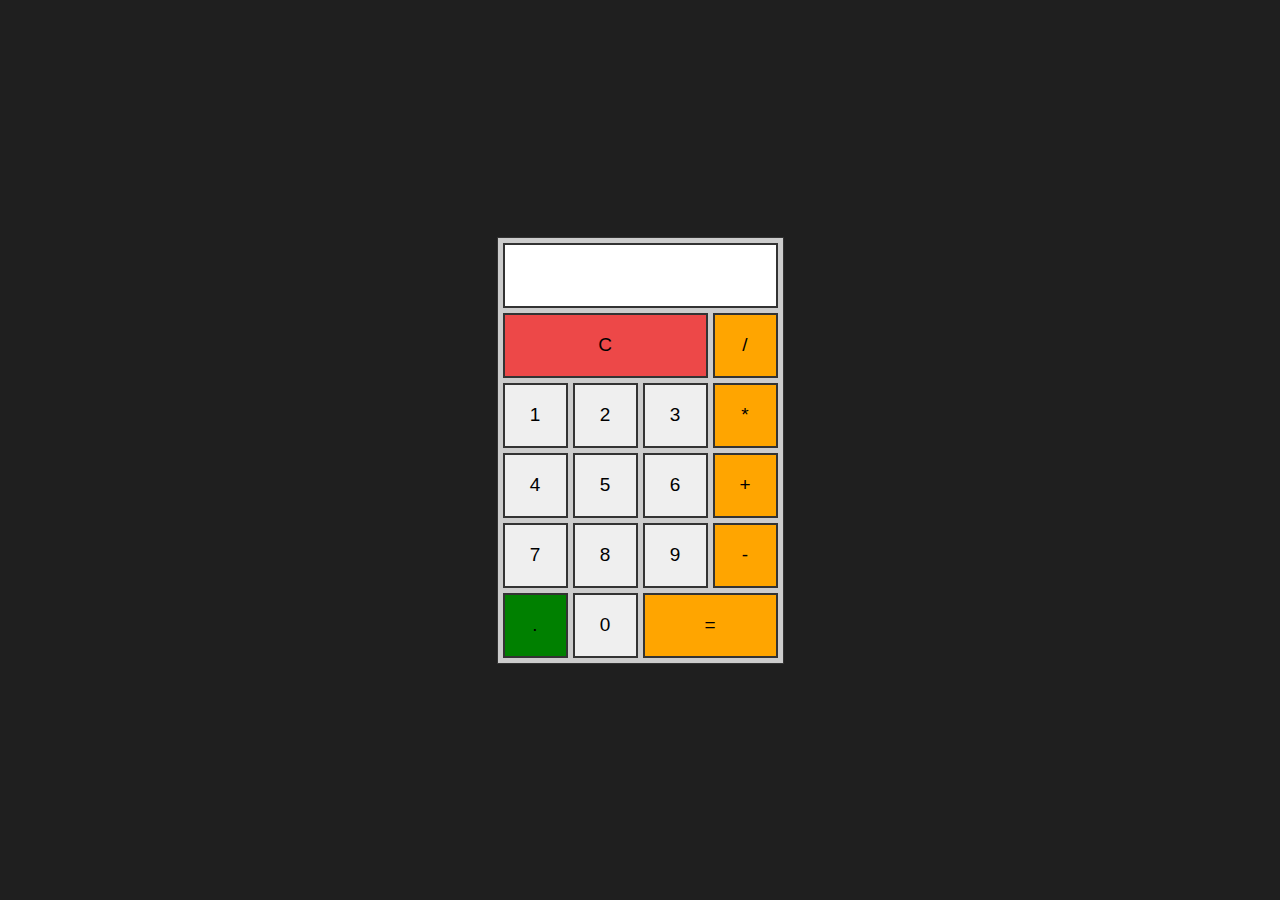
<file: calculator/index.html>
<!DOCTYPE html>
<html lang="en">
<head>
    <meta charset="UTF-8">
    <meta name="viewport" content="width=device-width, initial-scale=1.0">
    <title>Calculator</title>
    <link rel="stylesheet" href="style.css">
</head>
<body>
    <div class="calculator">
        <form name="forms">
            <input type="text" name="output" readonly>
            <input type="button" class="clear" value="C" onclick="document.forms.output.value = ''">
            <input type="button" class="operator" value="/" onclick="document.forms.output.value += '/'">
            <input type="button" value="1" onclick="document.forms.output.value += '1'">
            <input type="button" value="2" onclick="document.forms.output.value += '2'">
            <input type="button" value="3" onclick="document.forms.output.value += '3'">
            <input type="button" class="operator" value="*" onclick="document.forms.output.value += '*'">
            <input type="button" value="4" onclick="document.forms.output.value += '4'">
            <input type="button" value="5" onclick="document.forms.output.value += '5'">
            <input type="button" value="6" onclick="document.forms.output.value += '6'">
            <input type="button" class="operator" value="+" onclick="document.forms.output.value += '+'">
            <input type="button" value="7" onclick="document.forms.output.value += '7'">
            <input type="button" value="8" onclick="document.forms.output.value += '8'">
            <input type="button" value="9" onclick="document.forms.output.value += '9'">
            <input type="button" class="operator" value="-" onclick="document.forms.output.value += '-'">
            <input type="button" class="dot" value="." onclick="document.forms.output.value += '.'">
            <input type="button" value="0" onclick="document.forms.output.value += '0'">
            <input type="button" class="operator result" value="=" onclick="document.forms.output.value = eval(document.forms.output.value)">
        </form>
    </div>
</body>
</html>
</file>
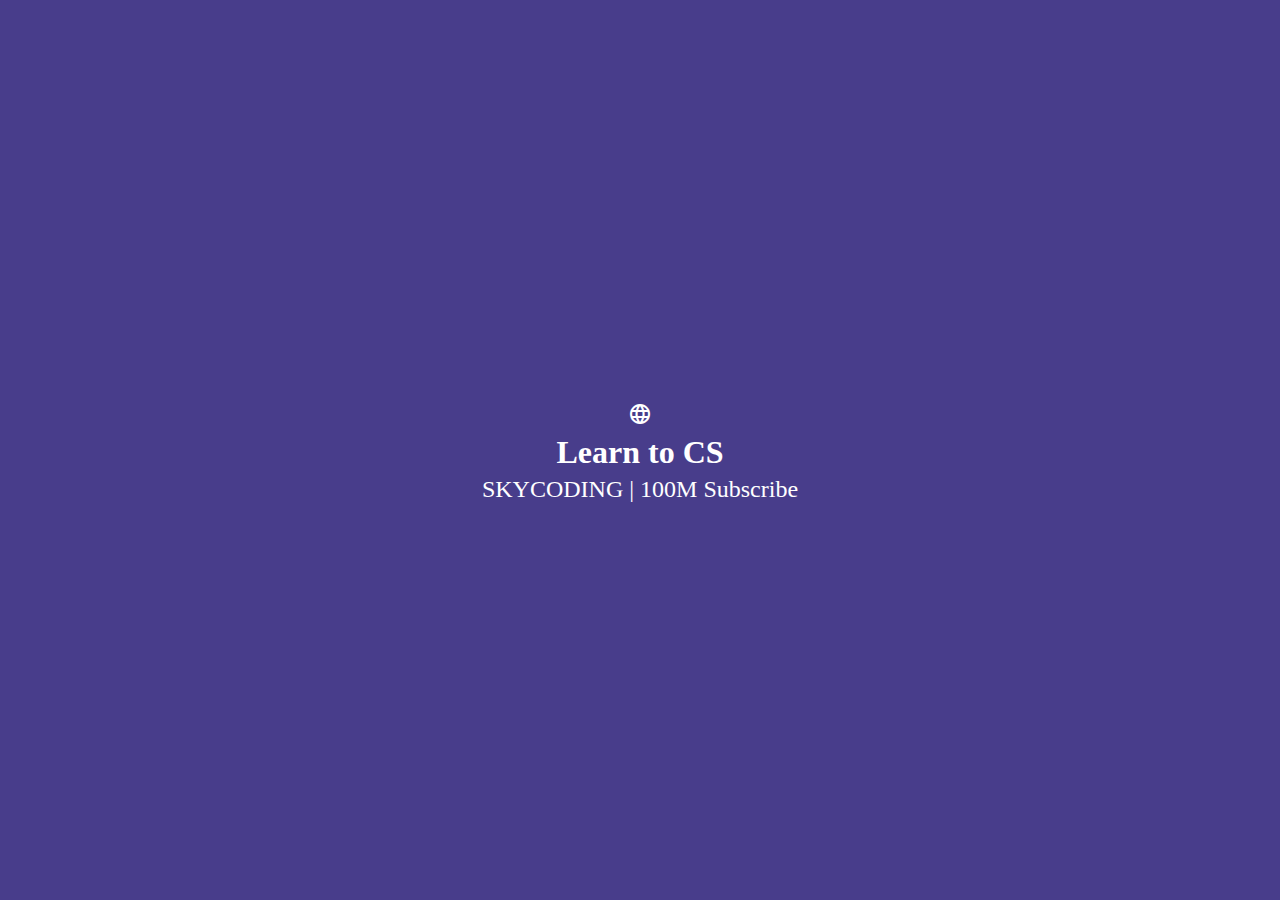
<file: practice/index.html>
<!DOCTYPE html>
<html lang="en">
<head>
    <meta charset="UTF-8">
    <meta name="viewport" content="width=device-width, initial-scale=1.0">
    <title>Typing Text</title>
    <link href="https://fonts.googleapis.com/css2?family=Material+Symbols+Outlined" rel="stylesheet" />
    <link rel="stylesheet" href="style.css">
</head>
<body>
    <div class="wrap">
        <h1>
            <span class="material-symbols-outlined">
                language
            </span>
        </h1>
        <p id="dynamic" class="lg-text">
            
        </p>
        <p class="sm-text">
            SKYCODING | 100M Subscribe
        </p>
    </div>
    <script src="main.js"></script>
</body>
</html>
</file>
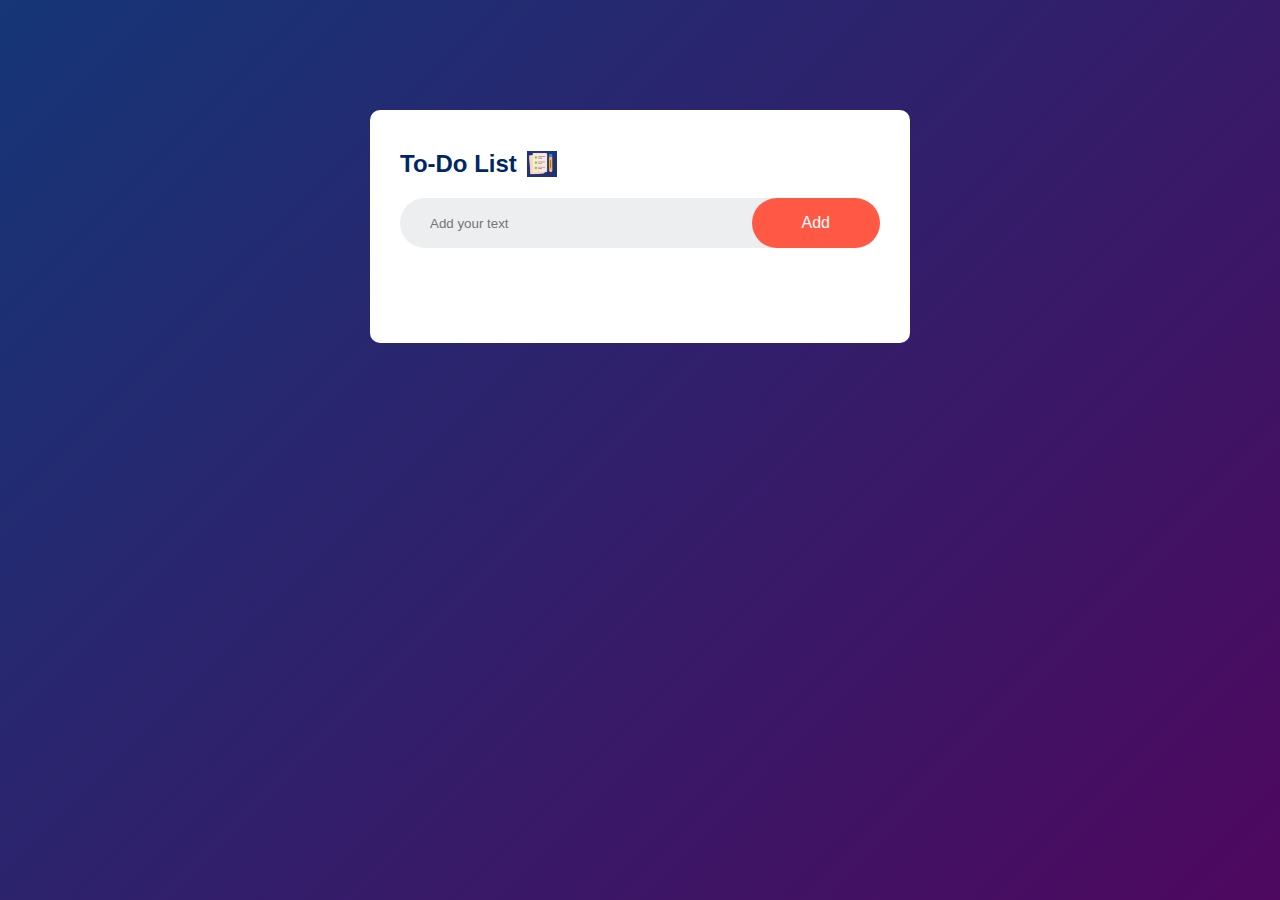
<file: todo/index.html>
<!DOCTYPE html>
<html lang="en">
<head>
    <meta charset="UTF-8">
    <meta name="viewport" content="width=device-width, initial-scale=1.0">
    <title>To-Do List App</title>
    <link rel="stylesheet" href="style.css">
</head>
<body>
    <div class="container">
        <div class="todo-app">
            <h2>To-Do List <img src="images/icon.png"></h2>
            <div class="row">
                <input type="text" id="input-box" placeholder="Add your text">
                <button onclick="addTask()">Add</button>
            </div>
            <ul id="list-container">
                <!-- <li class="checked">Task 1</li>
                <li>Task 2</li>
                <li>Task 3</li> -->
            </ul>
        </div>
    </div>
    <script src="main.js"></script>
</body>
</html>
</file>
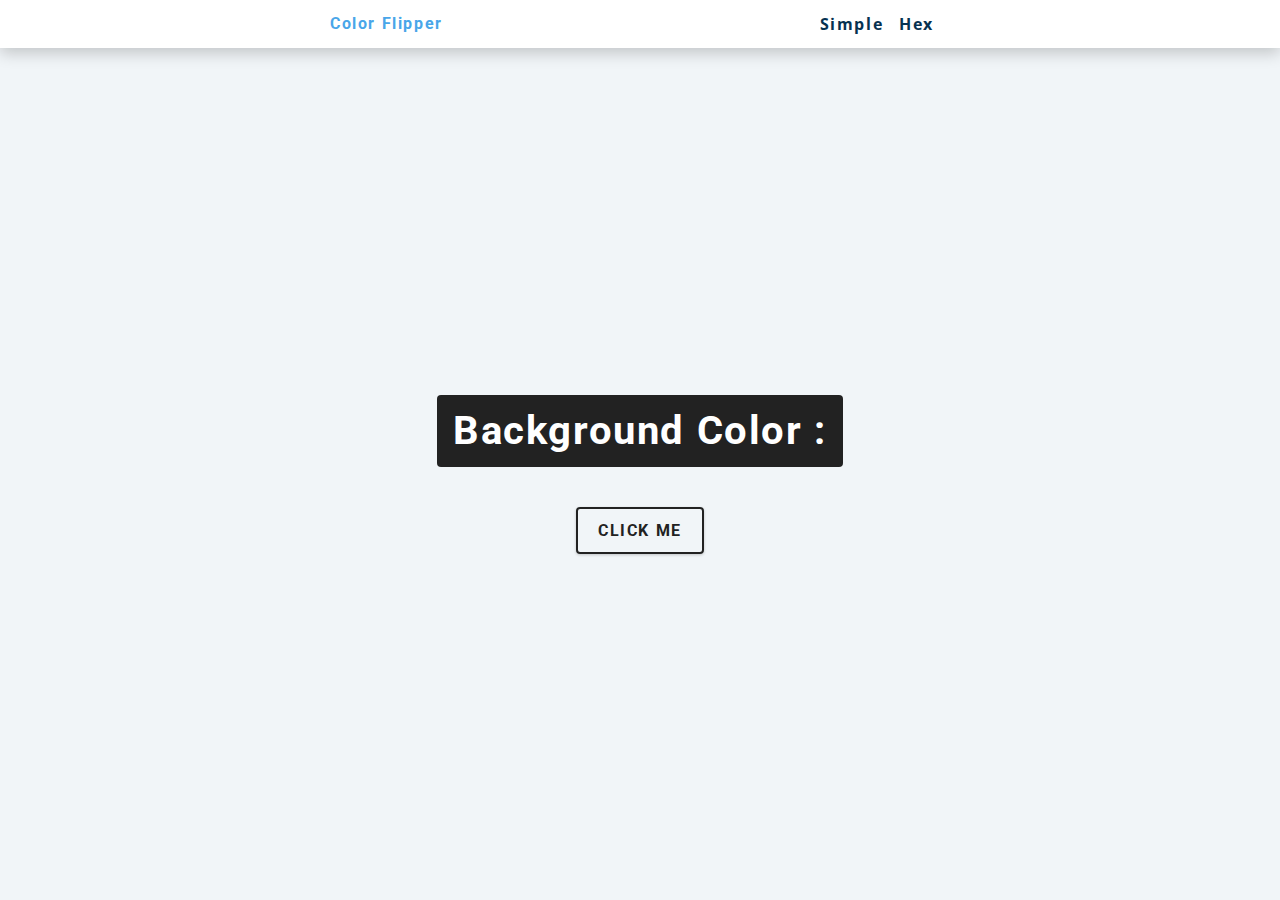
<file: Vanilla JavaScript/Color Change Button/index.html>
<!DOCTYPE html>
<html lang="en">
<head>
    <meta charset="UTF-8">
    <meta name="viewport" content="width=device-width, initial-scale=1.0">
    <title>Color Flipper</title>
    <link rel="stylesheet" href="style.css">
</head>
<body>
    <nav>
        <div class="nav-center">
            <h4>color flipper</h4>
            <ul class="nav-links">
                <li>
                    <a href="index.html">simple</a>
                </li>
                <li>
                    <a href="hex.html">hex</a>
                </li>
            </ul>
        </div>
    </nav>
    <main>
        <div class="container">
            <h2>background color : <span class="color"></span></h2>
            <button class="btn btn-hero" id="btn">click me</button>
        </div>
    </main>
    <script src="main.js"></script>
</body>
</html>
</file>
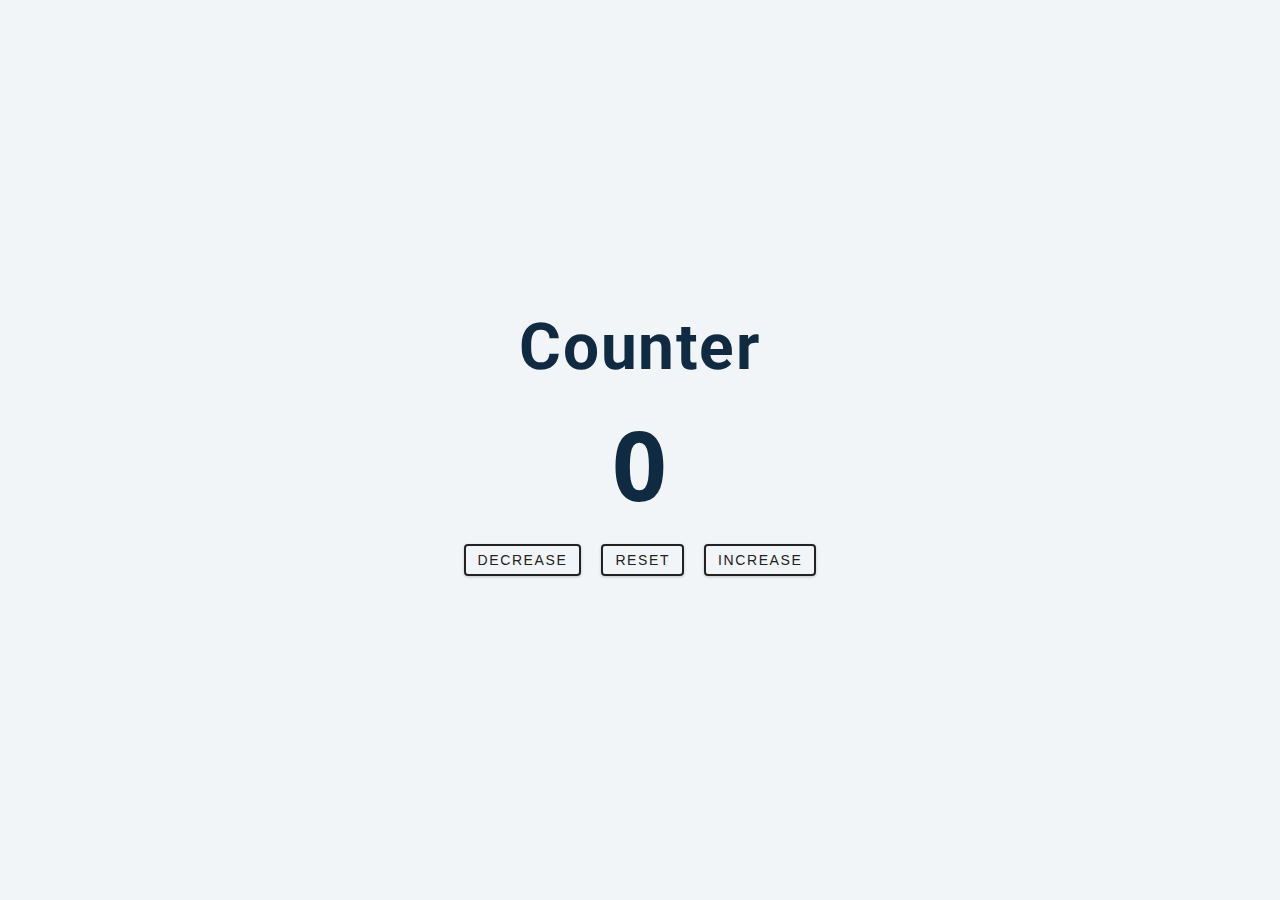
<file: Vanilla JavaScript/Counter/index.html>
<!DOCTYPE html>
<html lang="en">
<head>
    <meta charset="UTF-8">
    <meta name="viewport" content="width=device-width, initial-scale=1.0">
    <title>Counter</title>
    <link rel="stylesheet" href="style.css">
</head>
<body>
    <main>
        <div class="container">
            <h1>
                counter
            </h1>
            <span id="value">0</span>
            <div class="button-cotainer">
                <button class="btn decrease">decrease</button>
                <button class="btn reset">reset</button>
                <button class="btn increase">increase</button>
            </div>
        </div>
    </main>
    <script src="main.js"></script>
</body>
</html>
</file>
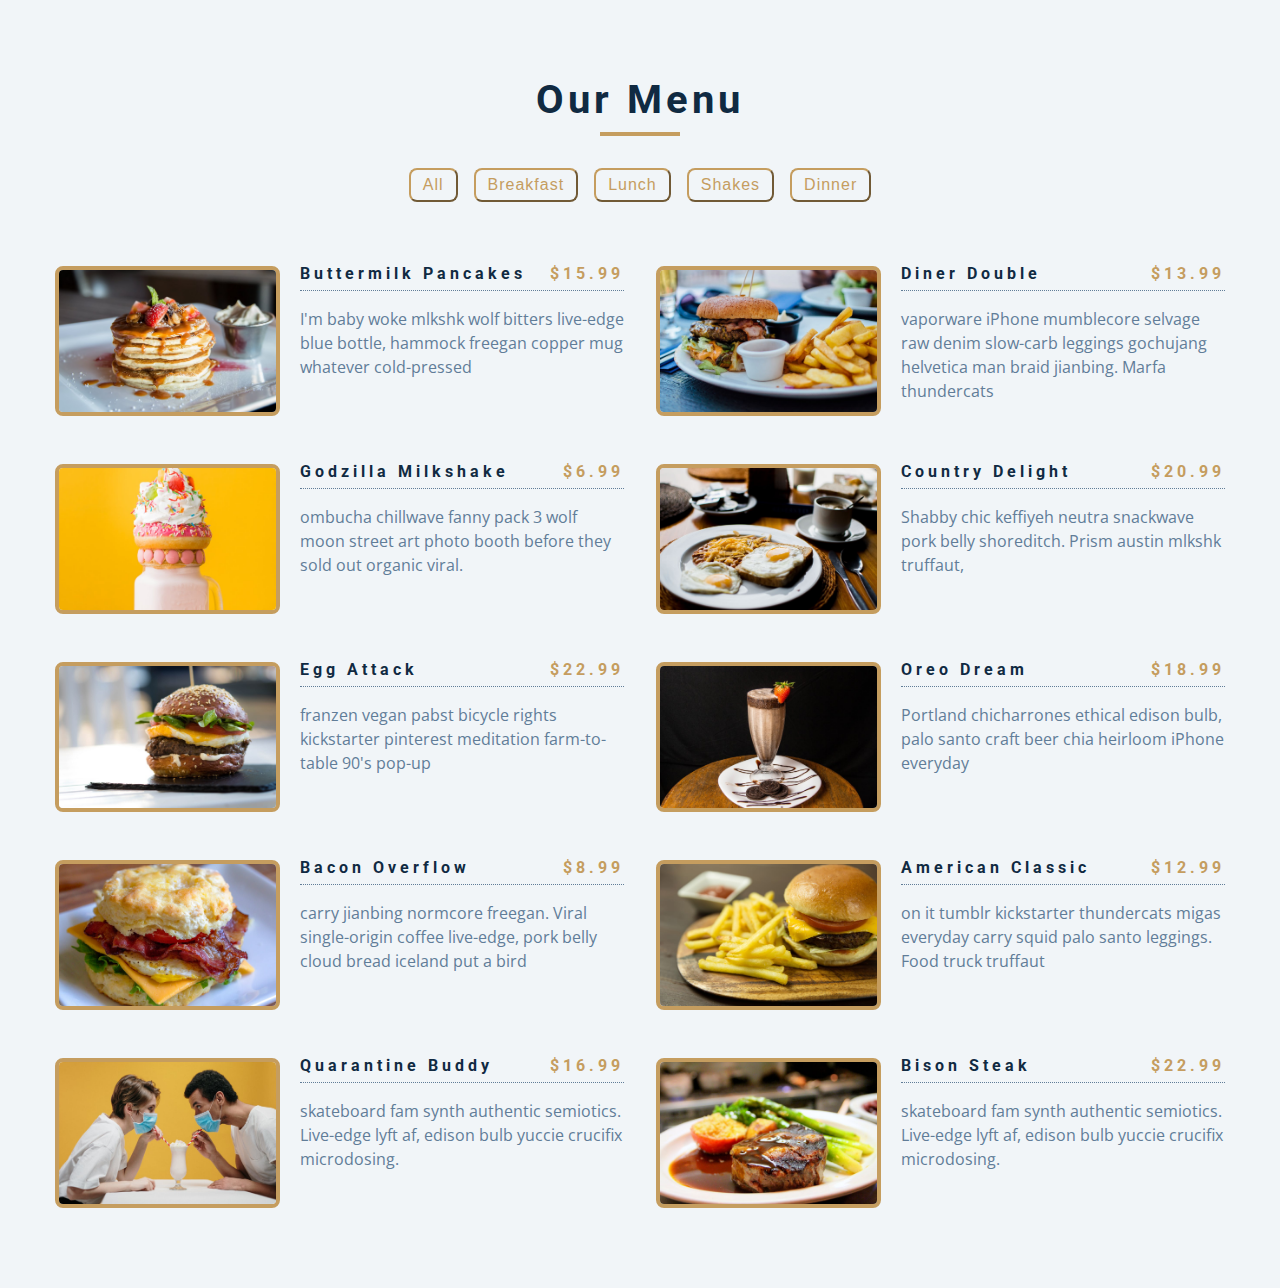
<file: Vanilla JavaScript/Menu/index.html>
<!DOCTYPE html>
<html lang="en">
  <head>
    <meta charset="UTF-8" />
    <meta name="viewport" content="width=device-width, initial-scale=1.0" />
    <title>Menu</title>
    <!-- font-awesome -->
    <link
      rel="stylesheet"
      href="https://cdnjs.cloudflare.com/ajax/libs/font-awesome/5.14.0/css/all.min.css"
    />
    <!-- styles -->
    <link rel="stylesheet" href="style.css" />
  </head>
  <body>
    <section class="menu">
      <!-- title -->
      <div class="title">
        <h2>our menu</h2>
        <div class="underline"></div>
      </div>
      <!-- filter buttons -->
      <div class="btn-container">
        <!-- <button type="button" class="filter-btn" data-id="all">all</button>
        <button type="button" class="filter-btn" data-id="breakfast">breakfast</button>
        <button type="button" class="filter-btn" data-id="lunch">lunch</button>
        <button type="button" class="filter-btn" data-id="shakes">shakes</button> -->
      </div>
      <!-- menu items -->
      <div class="section-center">
        <!-- single item -->
        <!-- <article class="menu-item">
          <img src="./menu-item.jpeg" alt="menu item" class="photo" />
          <div class="item-info">
            <header>
              <h4>buttermilk pancakes</h4>
              <h4 class="price">$15</h4>
            </header>
            <p class="item-text">
              Lorem ipsum dolor sit amet consectetur adipisicing elit.
              Repudiandae, sint quam. Et reprehenderit fugiat nesciunt inventore
              laboriosam excepturi! Quo, officia.
            </p>
          </div>
        </article> -->
        <!-- end of single item -->
        <!-- single item -->
        <!-- <article class="menu-item">
          <img src="./menu-item.jpeg" alt="menu item" class="photo" />
          <div class="item-info">
            <header>
              <h4>buttermilk pancakes</h4>
              <h4 class="price">$15</h4>
            </header>
            <p class="item-text">
              Lorem ipsum dolor sit amet consectetur adipisicing elit.
              Repudiandae, sint quam. Et reprehenderit fugiat nesciunt inventore
              laboriosam excepturi! Quo, officia.
            </p>
          </div>
        </article> -->
        <!-- end of single item -->
        <!-- single item -->
        <!-- <article class="menu-item">
          <img src="./menu-item.jpeg" alt="menu item" class="photo" />
          <div class="item-info">
            <header>
              <h4>buttermilk pancakes</h4>
              <h4 class="price">$15</h4>
            </header>
            <p class="item-text">
              Lorem ipsum dolor sit amet consectetur adipisicing elit.
              Repudiandae, sint quam. Et reprehenderit fugiat nesciunt inventore
              laboriosam excepturi! Quo, officia.
            </p>
          </div>
        </article> -->
        <!-- end of single item -->
      </div>
    </section>
    <!-- javascript -->
    <script src="main.js"></script>
  </body>
</html>
</file>
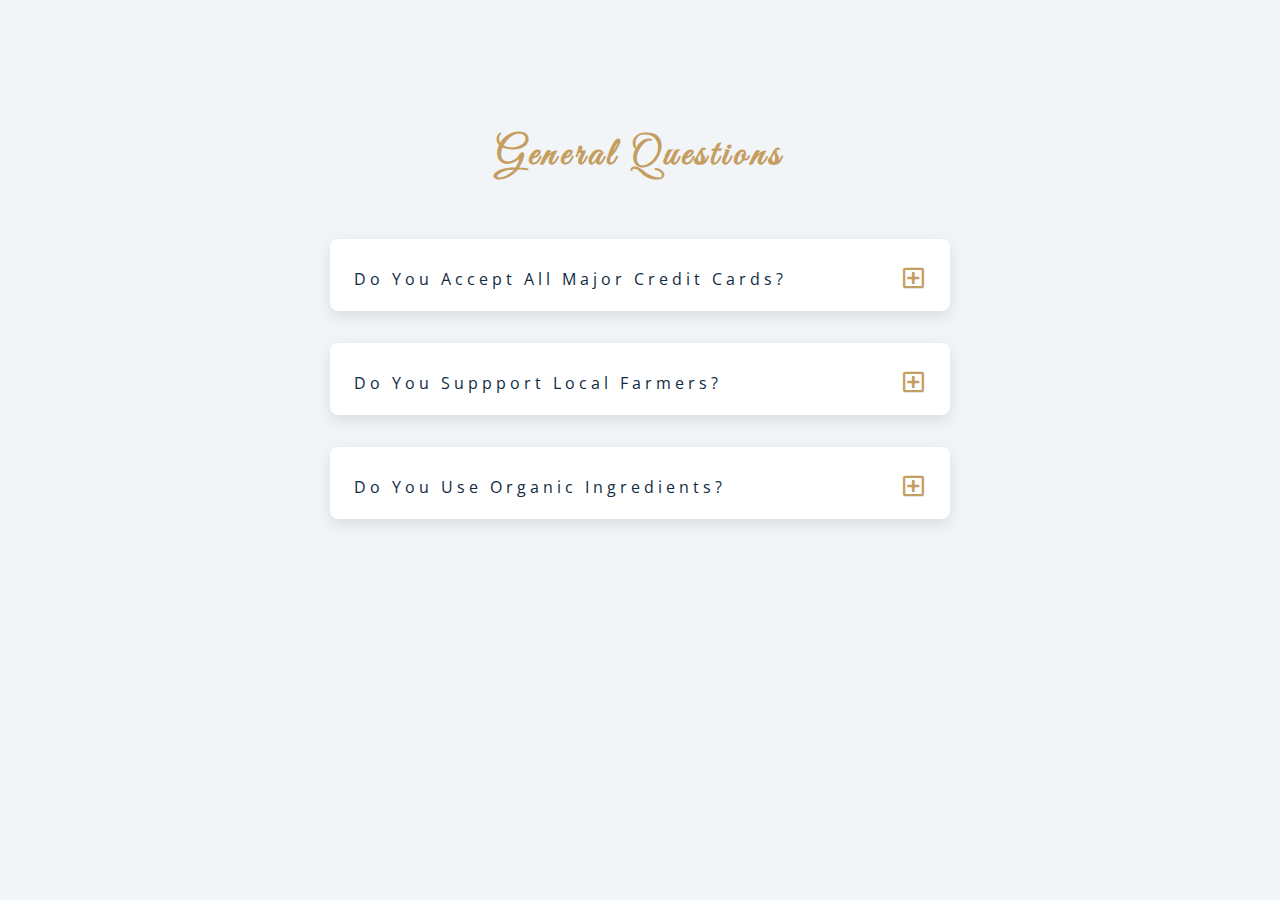
<file: Vanilla JavaScript/Question/index.html>
<!DOCTYPE html>
<html lang="en">
  <head>
    <meta charset="UTF-8" />
    <meta name="viewport" content="width=device-width, initial-scale=1.0" />
    <title>Q & A</title>
    <!-- font-awesome -->
    <link rel="stylesheet" href="https://cdnjs.cloudflare.com/ajax/libs/font-awesome/5.14.0/css/all.min.css" />
    <!-- extra fonts -->
    <link
      href="https://fonts.googleapis.com/css?family=Great+Vibes&display=swap"
      rel="stylesheet"
    />
    <!-- styles -->
    <link rel="stylesheet" href="style.css" />
  </head>
  <body>
      <section class="questions">
        <!-- title -->
        <div class="title">
          <h2>general questions</h2>
        </div>
        <!-- questions -->
        <div class="section-center">
          <!-- single question -->
          <article class="question">
            <!-- question title -->
            <div class="question-title">
              <p>do you accept all major credit cards?</p>
              <button type="button" class="question-btn">
                <span class="plus-icon">
                  <i class="far fa-plus-square"></i>
                </span>
                <span class="minus-icon">
                  <i class="far fa-minus-square"></i>
                </span>
              </button>
            </div>
            <!-- question text -->
            <div class="question-text">
              <p>
                Lorem ipsum dolor sit amet, consectetur adipisicing elit. Est
                dolore illo dolores quia nemo doloribus quaerat, magni numquam
                repellat reprehenderit.
              </p>
            </div>
          </article>
          <!-- end of single question -->
          <!-- single question -->
          <article class="question">
            <!-- question title -->
            <div class="question-title">
              <p>do you suppport local farmers?</p>
              <button type="button" class="question-btn">
                <span class="plus-icon">
                  <i class="far fa-plus-square"></i>
                </span>
                <span class="minus-icon">
                  <i class="far fa-minus-square"></i>
                </span>
              </button>
            </div>
            <!-- question text -->
            <div class="question-text">
              <p>
                Lorem ipsum dolor sit amet, consectetur adipisicing elit. Est
                dolore illo dolores quia nemo doloribus quaerat, magni numquam
                repellat reprehenderit.
              </p>
            </div>
          </article>
          <!-- end of single question -->
          <!-- single question -->
          <article class="question">
            <!-- question title -->
            <div class="question-title">
              <p>do you use organic ingredients?</p>
              <!-- button -->
              <button type="button" class="question-btn">
                <span class="plus-icon">
                  <i class="far fa-plus-square"></i>
                </span>
                <span class="minus-icon">
                  <i class="far fa-minus-square"></i>
                </span>
              </button>
            </div>
            <!-- question text -->
            <div class="question-text">
              <p>
                Lorem ipsum dolor sit amet, consectetur adipisicing elit. Est
                dolore illo dolores quia nemo doloribus quaerat, magni numquam
                repellat reprehenderit.
              </p>
            </div>
          </article>
          <!-- end of single question -->
      </section>
    </main>
    <!-- javascript -->
    <script src="main.js"></script>
  </body>
</html>
</file>
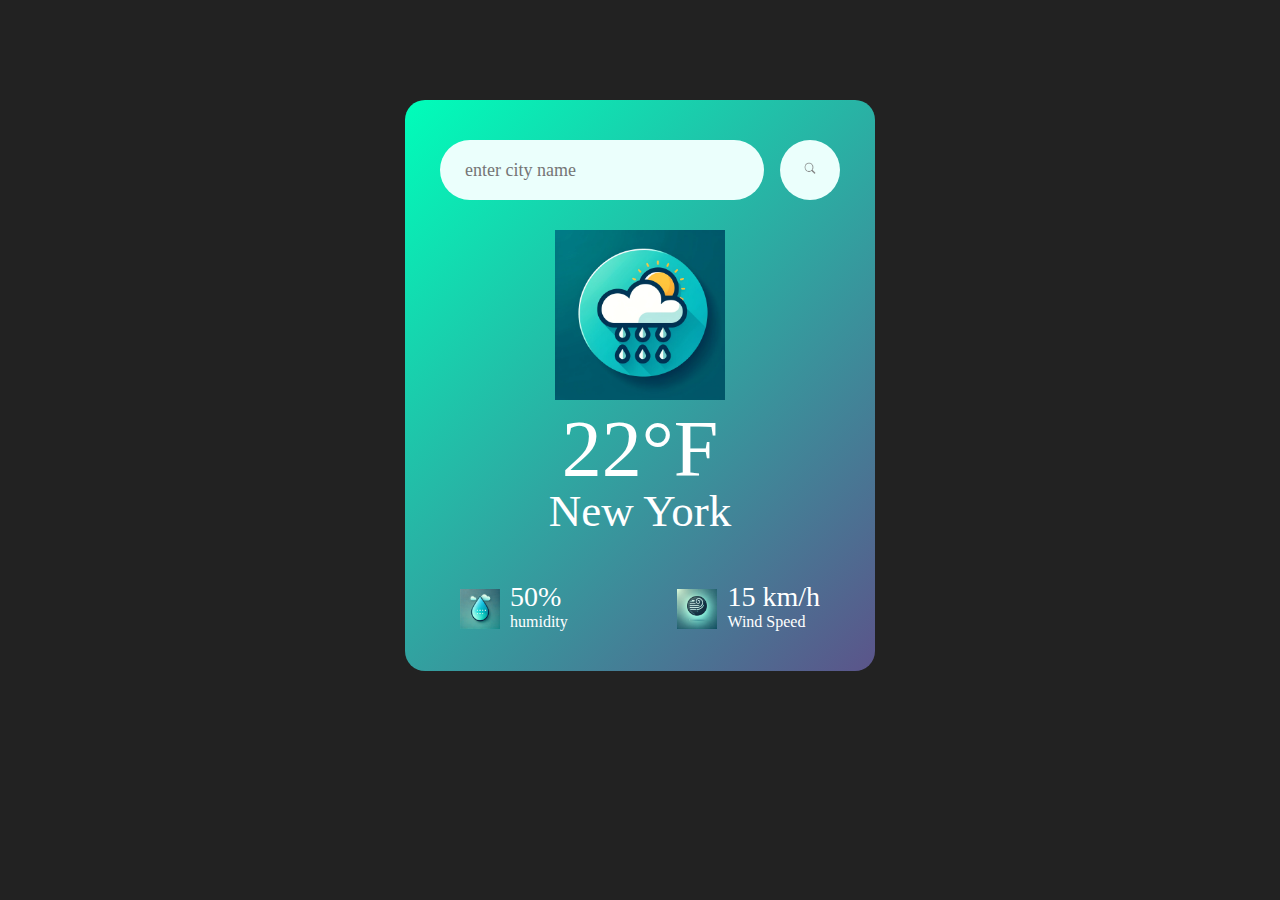
<file: Vanilla JavaScript/Weather_app/index.html>
<!DOCTYPE html>
<html lang="en">
<head>
    <meta charset="UTF-8">
    <meta name="viewport" content="width=device-width, initial-scale=1.0">
    <title>Document</title>
    <link rel="stylesheet" href="style.css">
</head>
<body>
    <div class="card">
        <div class="search">
            <input type="text"placeholder="enter city name" spellcheck="false">
            <button><img src="images/search_icon.png" alt=""></button>
        </div>
        <div class="weather">
            <img src="images/rain.png" class="weather-icon">
            <h1 class="temp">22°F</h1>
            <h2 class="city">New York</h2>
            <div class="details">
                <div class="col">
                    <img src="images/humidity.png">
                    <div>
                        <p class="humidity">50%</p>
                        <p>humidity</p>
                    </div>
                </div>
                <div class="col">
                    <img src="images/wind.png">
                    <div>
                        <p class="wind">15 km/h</p>
                        <p>Wind Speed</p>
                    </div>
                </div>
            </div>
        </div>
    </div>
    <script src="main.js"></script>
</body>
</html>
</file>
<file: calculator/style.css>
* {
    margin: 0;
    padding: 0;
    box-sizing: border-box;
}

body {
    background-color: #1f1f1f;
    display: flex;
    justify-content: center;
    align-items: center;
    height: 100vh;
}

.calculator {
    width: 287px;
    border: 1px solid #333;
    background-color: #ccc;
    padding: 5px;
}

.calculator form {
    display: grid;
    grid-template-columns: repeat(4, 65px);
    grid-auto-rows: 65px;
    grid-gap: 5px;
}

.calculator form input {
    border: 2px solid #333;
    cursor: pointer;
    font-size: 19px;
}

.calculator form input::hover {
    box-shadow: 1px 1px 2px #333;
}

.calculator form .clear {
    background-color: #ed4848;
}

.calculator form .operator {
    background-color: orange;
}

.calculator form .dot {
    background-color: green;
}

.calculator form input[type = 'text']{
    grid-column:  span 4;
    text-align: right;
    padding: 0 10px;
}

.calculator form .clear{
    grid-column: span 3;
}

.calculator form .result{
    grid-column: span 2;
}
</file>
<file: practice/style.css>
* {
    margin: 0;
    padding: 0;
    box-sizing: border-box;
}

body {
    background-color: darkslateblue;
}

.wrap {
    position: absolute;
    top: 50%;
    left: 50%;
    transform: translate(-50%, -50%);
    color: white;
    text-align: center;
}

.material-icons {
    font-size: 10rem;
}
.lg-text {
    font-size: 2rem;
    font-weight: bold;
    margin-bottom: 5px;
}
.sm-text {
    font-size: 1.5rem;
}

#dynamic {
    position: relative;
    display: inline-block;
}

#dynamic::after{
    content:"";
    display: block;
    position: absolute;
    top: 0;
    right: -10px;
    width: 4px;
    height: 100%;
    background-color: white;
}

#dynamic.active::after{
    display: none;
}
</file>
<file: todo/style.css>
* {
    margin: 0;
    padding: 0;
    font-family: 'Poppins', sans-serif;
    box-sizing: border-box;
}

.container {
    width: 100%;
    min-height: 100vh;
    background: linear-gradient(135deg, #153677, #4e085f);
    padding: 10px;
}

.todo-app{ 
    width: 100%;
    max-width: 540px;
    background: #fff;
    margin: 100px auto 20px;
    padding: 40px 30px 70px;
    border-radius: 10px;
}

.todo-app h2 {
    color: #002765;
    display: flex;
    align-items: center;
    margin-bottom: 20px;
}

.todo-app h2 img{
    width: 30px;
    margin-left: 10px;
}

.row {
    display: flex;
    align-items: center;
    justify-content: space-between;
    background: #edeef0;
    border-radius: 30px;
    padding-left: 20px;
    margin-bottom: 25px;
}

input {
    flex :1;
    border: none;
    outline: none;
    background: transparent;
    padding: 10px;
    font-weight: 14px;
}
button{
    border: none;
    outline: none;
    padding: 16px 50px;
    background: #ff5945;
    color: #fff;
    font-size: 16px;
    cursor: pointer;
    border-radius: 40px;
}
ul li {
    list-style: none;
    font-size: 17px;
    padding: 12px 8px 12px 50px;
    user-select: none;
    cursor: pointer;
    position: relative;
}
ul li::before{
    content: '';
    position: absolute;
    height: 28px;
    width: 28px;
    border-radius: 50%;
    background-image: url(images/unchecked.png);
    background-size: cover;
    background-position: center;
    top: 12px;
    left: 8px;
}

ul li.checked{
    color: #555;
    text-decoration: line-through;
}
ul li.checked::before{
    background-image: url(images/checked_bold.png);
}

ul li span {
    position: absolute;
    right: 0;
    top: 5px;
    width: 40px;
    height: 40px;
    font-size: 22px;
    color: #555;
    line-height: 40px;
    text-align: center;
    border-radius: 50%;
}
ul li span:hover{
    background: #edeef0;
}
</file>
<file: Vanilla JavaScript/Color Change Button/style.css>
/*
=============== 
Fonts
===============
*/
@import url("https://fonts.googleapis.com/css?family=Open+Sans|Roboto:400,700&display=swap");

/*
=============== 
Variables
===============
*/

:root {
  /* dark shades of primary color*/
  --clr-primary-1: hsl(205, 86%, 17%);
  --clr-primary-2: hsl(205, 77%, 27%);
  --clr-primary-3: hsl(205, 72%, 37%);
  --clr-primary-4: hsl(205, 63%, 48%);
  /* primary/main color */
  --clr-primary-5: hsl(205, 78%, 60%);
  /* lighter shades of primary color */
  --clr-primary-6: hsl(205, 89%, 70%);
  --clr-primary-7: hsl(205, 90%, 76%);
  --clr-primary-8: hsl(205, 86%, 81%);
  --clr-primary-9: hsl(205, 90%, 88%);
  --clr-primary-10: hsl(205, 100%, 96%);
  /* darkest grey - used for headings */
  --clr-grey-1: hsl(209, 61%, 16%);
  --clr-grey-2: hsl(211, 39%, 23%);
  --clr-grey-3: hsl(209, 34%, 30%);
  --clr-grey-4: hsl(209, 28%, 39%);
  /* grey used for paragraphs */
  --clr-grey-5: hsl(210, 22%, 49%);
  --clr-grey-6: hsl(209, 23%, 60%);
  --clr-grey-7: hsl(211, 27%, 70%);
  --clr-grey-8: hsl(210, 31%, 80%);
  --clr-grey-9: hsl(212, 33%, 89%);
  --clr-grey-10: hsl(210, 36%, 96%);
  --clr-white: #fff;
  --clr-red-dark: hsl(360, 67%, 44%);
  --clr-red-light: hsl(360, 71%, 66%);
  --clr-green-dark: hsl(125, 67%, 44%);
  --clr-green-light: hsl(125, 71%, 66%);
  --clr-black: #222;
  --ff-primary: "Roboto", sans-serif;
  --ff-secondary: "Open Sans", sans-serif;
  --transition: all 0.3s linear;
  --spacing: 0.1rem;
  --radius: 0.25rem;
  --light-shadow: 0 5px 15px rgba(0, 0, 0, 0.1);
  --dark-shadow: 0 5px 15px rgba(0, 0, 0, 0.2);
  --max-width: 1170px;
  --fixed-width: 620px;
}
/*
=============== 
Global Styles
===============
*/

*,
::after,
::before {
  margin: 0;
  padding: 0;
  box-sizing: border-box;
}
body {
  font-family: var(--ff-secondary);
  background: var(--clr-grey-10);
  color: var(--clr-grey-1);
  line-height: 1.5;
  font-size: 0.875rem;
}
ul {
  list-style-type: none;
}
a {
  text-decoration: none;
}
h1,
h2,
h3,
h4 {
  letter-spacing: var(--spacing);
  text-transform: capitalize;
  line-height: 1.25;
  margin-bottom: 0.75rem;
  font-family: var(--ff-primary);
}
h1 {
  font-size: 3rem;
}
h2 {
  font-size: 2rem;
}
h3 {
  font-size: 1.25rem;
}
h4 {
  font-size: 0.875rem;
}
p {
  margin-bottom: 1.25rem;
  color: var(--clr-grey-5);
}
@media screen and (min-width: 800px) {
  h1 {
    font-size: 4rem;
  }
  h2 {
    font-size: 2.5rem;
  }
  h3 {
    font-size: 1.75rem;
  }
  h4 {
    font-size: 1rem;
  }
  body {
    font-size: 1rem;
  }
  h1,
  h2,
  h3,
  h4 {
    line-height: 1;
  }
}
/*  global classes */

/* section */
.section {
  padding: 5rem 0;
}

.section-center {
  width: 90vw;
  margin: 0 auto;
  max-width: 1170px;
}
@media screen and (min-width: 992px) {
  .section-center {
    width: 95vw;
  }
}
main {
  min-height: 100vh;
  display: grid;
  place-items: center;
}

/*
=============== 
Nav
===============
*/
nav {
  background: var(--clr-white);
  height: 3rem;
  display: grid;
  align-items: center;
  box-shadow: var(--dark-shadow);
}
.nav-center {
  width: 90vw;
  max-width: var(--fixed-width);
  margin: 0 auto;
  display: flex;
  align-items: center;
  justify-content: space-between;
}
.nav-center h4 {
  margin-bottom: 0;
  color: var(--clr-primary-5);
}
.nav-links {
  display: flex;
}
nav a {
  text-transform: capitalize;
  font-weight: 700;
  font-size: 1rem;
  color: var(--clr-primary-1);
  letter-spacing: var(--spacing);
  margin-right: 1rem;
}
nav a:hover {
  color: var(--clr-primary-5);
}
/*
=============== 
Container
===============
*/
main {
  min-height: calc(100vh - 3rem);
  display: grid;
  place-items: center;
}
.container {
  text-align: center;
}
.container h2 {
  background: var(--clr-black);
  color: var(--clr-white);
  padding: 1rem;
  border-radius: var(--radius);
  margin-bottom: 2.5rem;
}
.color {
  color: var(--clr-primary-5);
}
.btn-hero {
  font-family: var(--ff-primary);
  text-transform: uppercase;
  background: transparent;
  color: var(--clr-black);
  letter-spacing: var(--spacing);
  display: inline-block;
  font-weight: 700;
  transition: var(--transition);
  border: 2px solid var(--clr-black);
  cursor: pointer;
  box-shadow: 0 1px 3px rgba(0, 0, 0, 0.2);
  border-radius: var(--radius);
  font-size: 1rem;
  padding: 0.75rem 1.25rem;
}
.btn-hero:hover {
  color: var(--clr-white);
  background: var(--clr-black);
}
</file>
<file: Vanilla JavaScript/Counter/style.css>
/*
=============== 
Fonts
===============
*/
@import url("https://fonts.googleapis.com/css?family=Open+Sans|Roboto:400,700&display=swap");

/*
=============== 
Variables
===============
*/

:root {
  /* dark shades of primary color*/
  --clr-primary-1: hsl(205, 86%, 17%);
  --clr-primary-2: hsl(205, 77%, 27%);
  --clr-primary-3: hsl(205, 72%, 37%);
  --clr-primary-4: hsl(205, 63%, 48%);
  /* primary/main color */
  --clr-primary-5: hsl(205, 78%, 60%);
  /* lighter shades of primary color */
  --clr-primary-6: hsl(205, 89%, 70%);
  --clr-primary-7: hsl(205, 90%, 76%);
  --clr-primary-8: hsl(205, 86%, 81%);
  --clr-primary-9: hsl(205, 90%, 88%);
  --clr-primary-10: hsl(205, 100%, 96%);
  /* darkest grey - used for headings */
  --clr-grey-1: hsl(209, 61%, 16%);
  --clr-grey-2: hsl(211, 39%, 23%);
  --clr-grey-3: hsl(209, 34%, 30%);
  --clr-grey-4: hsl(209, 28%, 39%);
  /* grey used for paragraphs */
  --clr-grey-5: hsl(210, 22%, 49%);
  --clr-grey-6: hsl(209, 23%, 60%);
  --clr-grey-7: hsl(211, 27%, 70%);
  --clr-grey-8: hsl(210, 31%, 80%);
  --clr-grey-9: hsl(212, 33%, 89%);
  --clr-grey-10: hsl(210, 36%, 96%);
  --clr-white: #fff;
  --clr-red-dark: hsl(360, 67%, 44%);
  --clr-red-light: hsl(360, 71%, 66%);
  --clr-green-dark: hsl(125, 67%, 44%);
  --clr-green-light: hsl(125, 71%, 66%);
  --clr-black: #222;
  --ff-primary: "Roboto", sans-serif;
  --ff-secondary: "Open Sans", sans-serif;
  --transition: all 0.3s linear;
  --spacing: 0.1rem;
  --radius: 0.25rem;
  --light-shadow: 0 5px 15px rgba(0, 0, 0, 0.1);
  --dark-shadow: 0 5px 15px rgba(0, 0, 0, 0.2);
  --max-width: 1170px;
  --fixed-width: 620px;
}
/*
=============== 
Global Styles
===============
*/

*,
::after,
::before {
  margin: 0;
  padding: 0;
  box-sizing: border-box;
}
body {
  font-family: var(--ff-secondary);
  background: var(--clr-grey-10);
  color: var(--clr-grey-1);
  line-height: 1.5;
  font-size: 0.875rem;
}
ul {
  list-style-type: none;
}
a {
  text-decoration: none;
}
h1,
h2,
h3,
h4 {
  letter-spacing: var(--spacing);
  text-transform: capitalize;
  line-height: 1.25;
  margin-bottom: 0.75rem;
  font-family: var(--ff-primary);
}
h1 {
  font-size: 3rem;
}
h2 {
  font-size: 2rem;
}
h3 {
  font-size: 1.25rem;
}
h4 {
  font-size: 0.875rem;
}
p {
  margin-bottom: 1.25rem;
  color: var(--clr-grey-5);
}
@media screen and (min-width: 800px) {
  h1 {
    font-size: 4rem;
  }
  h2 {
    font-size: 2.5rem;
  }
  h3 {
    font-size: 1.75rem;
  }
  h4 {
    font-size: 1rem;
  }
  body {
    font-size: 1rem;
  }
  h1,
  h2,
  h3,
  h4 {
    line-height: 1;
  }
}
/*  global classes */

/* section */
.section {
  padding: 5rem 0;
}

.section-center {
  width: 90vw;
  margin: 0 auto;
  max-width: 1170px;
}
@media screen and (min-width: 992px) {
  .section-center {
    width: 95vw;
  }
}
main {
  min-height: 100vh;
  display: grid;
  place-items: center;
}

/*
=============== 
Counter
===============
*/

main {
  min-height: 100vh;
  display: grid;
  place-items: center;
}
.container {
  text-align: center;
}
#value {
  font-size: 6rem;
  font-weight: bold;
}
.btn {
  text-transform: uppercase;
  background: transparent;
  color: var(--clr-black);
  padding: 0.375rem 0.75rem;
  letter-spacing: var(--spacing);
  display: inline-block;
  transition: var(--transition);
  font-size: 0.875rem;
  border: 2px solid var(--clr-black);
  cursor: pointer;
  box-shadow: 0 1px 3px rgba(0, 0, 0, 0.2);
  border-radius: var(--radius);
  margin: 0.5rem;
}
.btn:hover {
  color: var(--clr-white);
  background: var(--clr-black);
}
</file>
<file: Vanilla JavaScript/Menu/style.css>
/*
=============== 
Fonts
===============
*/
@import url("https://fonts.googleapis.com/css?family=Open+Sans|Roboto:400,700&display=swap");

/*
=============== 
Variables
===============
*/

:root {
  /* dark shades of primary color*/
  --clr-primary-1: hsl(205, 86%, 17%);
  --clr-primary-2: hsl(205, 77%, 27%);
  --clr-primary-3: hsl(205, 72%, 37%);
  --clr-primary-4: hsl(205, 63%, 48%);
  /* primary/main color */
  --clr-primary-5: #49a6e9;
  /* lighter shades of primary color */
  --clr-primary-6: hsl(205, 89%, 70%);
  --clr-primary-7: hsl(205, 90%, 76%);
  --clr-primary-8: hsl(205, 86%, 81%);
  --clr-primary-9: hsl(205, 90%, 88%);
  --clr-primary-10: hsl(205, 100%, 96%);
  /* darkest grey - used for headings */
  --clr-grey-1: hsl(209, 61%, 16%);
  --clr-grey-2: hsl(211, 39%, 23%);
  --clr-grey-3: hsl(209, 34%, 30%);
  --clr-grey-4: hsl(209, 28%, 39%);
  /* grey used for paragraphs */
  --clr-grey-5: hsl(210, 22%, 49%);
  --clr-grey-6: hsl(209, 23%, 60%);
  --clr-grey-7: hsl(211, 27%, 70%);
  --clr-grey-8: hsl(210, 31%, 80%);
  --clr-grey-9: hsl(212, 33%, 89%);
  --clr-grey-10: hsl(210, 36%, 96%);
  --clr-white: #fff;
  --clr-red-dark: hsl(360, 67%, 44%);
  --clr-red-light: hsl(360, 71%, 66%);
  --clr-green-dark: hsl(125, 67%, 44%);
  --clr-green-light: hsl(125, 71%, 66%);
  --clr-gold: #c59d5f;
  --clr-black: #222;
  --ff-primary: "Roboto", sans-serif;
  --ff-secondary: "Open Sans", sans-serif;
  --transition: all 0.3s linear;
  --spacing: 0.25rem;
  --radius: 0.5rem;
  --light-shadow: 0 5px 15px rgba(0, 0, 0, 0.1);
  --dark-shadow: 0 5px 15px rgba(0, 0, 0, 0.2);
  --max-width: 1170px;
  --fixed-width: 620px;
}
/*
=============== 
Global Styles
===============
*/

*,
::after,
::before {
  margin: 0;
  padding: 0;
  box-sizing: border-box;
}
body {
  font-family: var(--ff-secondary);
  background: var(--clr-grey-10);
  color: var(--clr-grey-1);
  line-height: 1.5;
  font-size: 0.875rem;
}
ul {
  list-style-type: none;
}
a {
  text-decoration: none;
}
img:not(.logo) {
  width: 100%;
}
img {
  display: block;
}

h1,
h2,
h3,
h4 {
  letter-spacing: var(--spacing);
  text-transform: capitalize;
  line-height: 1.25;
  margin-bottom: 0.75rem;
  font-family: var(--ff-primary);
}
h1 {
  font-size: 3rem;
}
h2 {
  font-size: 2rem;
}
h3 {
  font-size: 1.25rem;
}
h4 {
  font-size: 0.875rem;
}
p {
  margin-bottom: 1.25rem;
  color: var(--clr-grey-5);
}
@media screen and (min-width: 800px) {
  h1 {
    font-size: 4rem;
  }
  h2 {
    font-size: 2.5rem;
  }
  h3 {
    font-size: 1.75rem;
  }
  h4 {
    font-size: 1rem;
  }
  body {
    font-size: 1rem;
  }
  h1,
  h2,
  h3,
  h4 {
    line-height: 1;
  }
}
/*  global classes */

.btn {
  text-transform: uppercase;
  background: transparent;
  color: var(--clr-black);
  padding: 0.375rem 0.75rem;
  letter-spacing: var(--spacing);
  display: inline-block;
  transition: var(--transition);
  font-size: 0.875rem;
  border: 2px solid var(--clr-black);
  cursor: pointer;
  box-shadow: 0 1px 3px rgba(0, 0, 0, 0.2);
  border-radius: var(--radius);
}
.btn:hover {
  color: var(--clr-white);
  background: var(--clr-black);
}
/* section */
.section {
  padding: 5rem 0;
}

main {
  min-height: 100vh;
  display: grid;
  place-items: center;
}
/*
=============== 
Menu
===============
*/

.menu {
  padding: 5rem 0;
}
.title {
  text-align: center;
  margin-bottom: 2rem;
}
.underline {
  width: 5rem;
  height: 0.25rem;
  background: var(--clr-gold);
  margin-left: auto;
  margin-right: auto;
}
.btn-container {
  margin-bottom: 4rem;
  display: flex;
  justify-content: center;
}
.filter-btn {
  background: transparent;
  border-color: var(--clr-gold);
  font-size: 1rem;
  text-transform: capitalize;
  margin: 0 0.5rem;
  letter-spacing: 1px;
  border-radius: var(--radius);
  padding: 0.375rem 0.75rem;
  color: var(--clr-gold);
  cursor: pointer;
  transition: var(--transition);
}
.filter-btn:hover {
  background: var(--clr-gold);
  color: var(--clr-white);
}
.section-center {
  width: 90vw;
  margin: 0 auto;
  max-width: 1170px;
  display: grid;
  gap: 3rem 2rem;
  justify-items: center;
}
.menu-item {
  display: grid;
  gap: 1rem 2rem;
  max-width: 25rem;
}
.photo {
  object-fit: cover;
  height: 200px;
  border: 0.25rem solid var(--clr-gold);
  border-radius: var(--radius);
}
.item-info header {
  display: flex;
  justify-content: space-between;
  border-bottom: 0.5px dotted var(--clr-grey-5);
}
.item-info h4 {
  margin-bottom: 0.5rem;
}
.price {
  color: var(--clr-gold);
}
.item-text {
  margin-bottom: 0;
  padding-top: 1rem;
}

@media screen and (min-width: 768px) {
  .menu-item {
    grid-template-columns: 225px 1fr;
    gap: 0 1.25rem;
    max-width: 40rem;
  }
  .photo {
    height: 175px;
  }
}
@media screen and (min-width: 1200px) {
  .section-center {
    width: 95vw;
    grid-template-columns: 1fr 1fr;
  }
  .photo {
    height: 150px;
  }
}
</file>
<file: Vanilla JavaScript/Question/style.css>
/*
=============== 
Fonts
===============
*/
@import url("https://fonts.googleapis.com/css?family=Open+Sans|Roboto:400,700&display=swap");

/*
=============== 
Variables
===============
*/

:root {
  /* dark shades of primary color*/
  --clr-primary-1: hsl(205, 86%, 17%);
  --clr-primary-2: hsl(205, 77%, 27%);
  --clr-primary-3: hsl(205, 72%, 37%);
  --clr-primary-4: hsl(205, 63%, 48%);
  /* primary/main color */
  --clr-primary-5: #49a6e9;
  /* lighter shades of primary color */
  --clr-primary-6: hsl(205, 89%, 70%);
  --clr-primary-7: hsl(205, 90%, 76%);
  --clr-primary-8: hsl(205, 86%, 81%);
  --clr-primary-9: hsl(205, 90%, 88%);
  --clr-primary-10: hsl(205, 100%, 96%);
  /* darkest grey - used for headings */
  --clr-grey-1: hsl(209, 61%, 16%);
  --clr-grey-2: hsl(211, 39%, 23%);
  --clr-grey-3: hsl(209, 34%, 30%);
  --clr-grey-4: hsl(209, 28%, 39%);
  /* grey used for paragraphs */
  --clr-grey-5: hsl(210, 22%, 49%);
  --clr-grey-6: hsl(209, 23%, 60%);
  --clr-grey-7: hsl(211, 27%, 70%);
  --clr-grey-8: hsl(210, 31%, 80%);
  --clr-grey-9: hsl(212, 33%, 89%);
  --clr-grey-10: hsl(210, 36%, 96%);
  --clr-white: #fff;
  --clr-red-dark: hsl(360, 67%, 44%);
  --clr-red-light: hsl(360, 71%, 66%);
  --clr-green-dark: hsl(125, 67%, 44%);
  --clr-green-light: hsl(125, 71%, 66%);
  --clr-gold: #c59d5f;
  --clr-black: #222;
  --ff-primary: "Roboto", sans-serif;
  --ff-secondary: "Open Sans", sans-serif;
  --transition: all 0.3s linear;
  --spacing: 0.25rem;
  --radius: 0.5rem;
  --light-shadow: 0 5px 15px rgba(0, 0, 0, 0.1);
  --dark-shadow: 0 5px 15px rgba(0, 0, 0, 0.2);
  --max-width: 1170px;
  --fixed-width: 620px;
}
/*
=============== 
Global Styles
===============
*/

*,
::after,
::before {
  margin: 0;
  padding: 0;
  box-sizing: border-box;
}
body {
  font-family: var(--ff-secondary);
  background: var(--clr-grey-10);
  color: var(--clr-grey-1);
  line-height: 1.5;
  font-size: 0.875rem;
}
ul {
  list-style-type: none;
}
a {
  text-decoration: none;
}
img:not(.logo) {
  width: 100%;
}
img {
  display: block;
}

h1,
h2,
h3,
h4 {
  letter-spacing: var(--spacing);
  text-transform: capitalize;
  line-height: 1.25;
  margin-bottom: 0.75rem;
  font-family: var(--ff-primary);
}
h1 {
  font-size: 3rem;
}
h2 {
  font-size: 2rem;
}
h3 {
  font-size: 1.25rem;
}
h4 {
  font-size: 0.875rem;
}
p {
  margin-bottom: 1.25rem;
  color: var(--clr-grey-5);
}
@media screen and (min-width: 800px) {
  h1 {
    font-size: 4rem;
  }
  h2 {
    font-size: 2.5rem;
  }
  h3 {
    font-size: 1.75rem;
  }
  h4 {
    font-size: 1rem;
  }
  body {
    font-size: 1rem;
  }
  h1,
  h2,
  h3,
  h4 {
    line-height: 1;
  }
}
/*  global classes */

.btn {
  text-transform: uppercase;
  background: transparent;
  color: var(--clr-black);
  padding: 0.375rem 0.75rem;
  letter-spacing: var(--spacing);
  display: inline-block;
  transition: var(--transition);
  font-size: 0.875rem;
  border: 2px solid var(--clr-black);
  cursor: pointer;
  box-shadow: 0 1px 3px rgba(0, 0, 0, 0.2);
  border-radius: var(--radius);
}
.btn:hover {
  color: var(--clr-white);
  background: var(--clr-black);
}
/* section */
.section {
  padding: 5rem 0;
}

.section-center {
  width: 90vw;
  margin: 0 auto;
  max-width: 1170px;
}
@media screen and (min-width: 992px) {
  .section-center {
    width: 95vw;
  }
}
main {
  min-height: 100vh;
  display: grid;
  place-items: center;
}
/*
=============== 
Questions
===============
*/
.title {
  margin-top: 15vh;
  margin-bottom: 4rem;
}
.title h2 {
  color: var(--clr-gold);
  font-family: "Great Vibes", cursive;
  text-align: center;
}
.section-center {
  max-width: var(--fixed-width);
}
.question {
  background: var(--clr-white);
  border-radius: var(--radius);
  box-shadow: var(--light-shadow);
  padding: 1.5rem 1.5rem 0 1.5rem;
  margin-bottom: 2rem;
}
.question-title {
  display: flex;
  justify-content: space-between;
  align-items: center;
  text-transform: capitalize;
  padding-bottom: 1rem;
}
.question-title p {
  margin-bottom: 0;
  letter-spacing: var(--spacing);
  color: var(--clr-grey-1);
}
.question-btn {
  font-size: 1.5rem;
  background: transparent;
  border-color: transparent;
  cursor: pointer;
  color: var(--clr-gold);
  transition: var(--transition);
}
.question-btn:hover {
  transform: rotate(90deg);
}
.question-text {
  padding: 1rem 0 1.5rem 0;
  border-top: 1px solid rgba(0, 0, 0, 0.2);
}
.question-text p {
  margin-bottom: 0;
}
/* hide text */
.question-text {
  display: none;
}
.show-text .question-text {
  display: block;
}
.minus-icon {
  display: none;
}
.show-text .minus-icon {
  display: inline;
}
.show-text .plus-icon {
  display: none;
}
</file>
<file: Vanilla JavaScript/Weather_app/style.css>
* {
    margin: 0;
    padding: 0;
    font-family: 'Poppins', 'sans-serif';
    box-sizing: border-box;
}
body {
    background: #222;
}
.card {
    width: 90%;
    max-width: 470px;
    background: linear-gradient(135deg, #00feba, #5b548a);
    color: #fff;
    margin: 100px auto 0;
    border-radius: 20px;
    padding: 40px 35px;
    text-align: center;
}
.search {
    width: 100%;
    display: flex;
    align-items: center;
    justify-content: space-between;
}
.search input {
    border: 0;  
    outline: 0;
    background: #ebfffc;
    color: #555;
    padding: 10px 25px;
    height: 60px;
    border-radius: 30px;
    flex: 1;
    margin-right: 16px;
    font-size: 18px;
}
.search button {
    border: 0;
    outline: 0;
    background: #ebfffc;
    border-radius: 50%;
    width: 60px;
    height: 60px;
    cursor: pointer;
}
.search button img {
    width: 16px;
}
.weather-icon {
    width: 170px;
    margin-top: 30px;
}
.weather h1 {
    font-size: 80px;
    font-weight: 500;
}
.weather h2 {
    font-size: 45px;
    font-weight: 400;
    margin-top: -10px;
}
.details {
    display: flex;
    align-items: center;
    justify-content: space-between;
    padding: 0 20px;
    margin-top: 50px;
}
.col {
    display: flex;
    align-items: center;
    text-align: left;
}
.col img {
    width: 40px;
    margin-right: 10px;
}
.humidity, .wind {
    font-size: 28px;
    margin-top: -6px;
}
</file>
